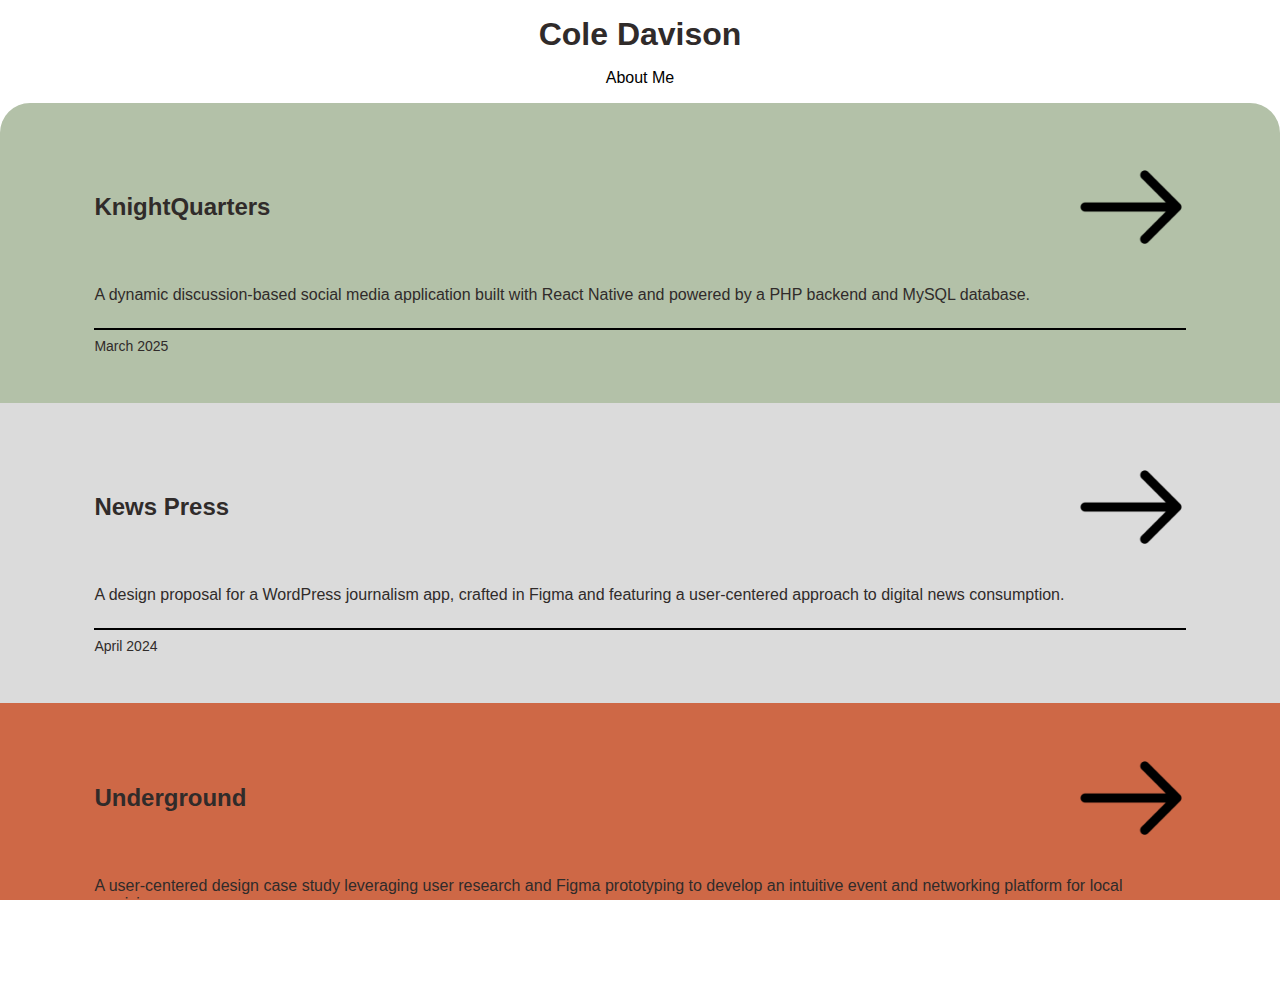
<file: index.html>
<!DOCTYPE html>
<html lang="en">
    <head>
        <meta charset="utf-8">
        <meta name="viewport" content="width=device-width, initial-scale=1" >
        <title>Cole Davison - Portfolio</title>
        <!-- GitHub Pages Deployment -->
        <meta http-equiv="cache-control" content="no-cache">
        <meta http-equiv="expires" content="0">
        <meta http-equiv="pragma" content="no-cache">

        <link href="styles.css" rel="stylesheet" >
    </head>
    <body class="container">
        <header>
            <h1 href="index.html"> Cole Davison </h1>
            <nav class="nav">
                <button type="button" id="aboutMeBtn">About Me</button>
            </nav>

            <div id="aboutMeSection" class="dropdown">
                <div class="dropdown-content">
                    <h2>Hey There!</h2>
                    <button type="button" id="closeBtn">&times;</button>
                    <div class="dropdown-body">
                        <p>Thank you for visiting my portfolio! I'm Cole, a passionate tech enthusiast with a deep curiosity about people and the ever-evolving digital world. </p>
                        <p> With a background in digital media and a keen interest in anthropology, I explore the intersection of technology and human environments. I am interested in understanding how digital experiences impact our societies and the evolution of human cultures. My goal is to design innovative solutions that seamlessly integrate technology into our surroundings, bringing us closer to a future where human-computer interactions feel effortless and intuitive.</p>
                        <p> Feel free to reach out through my socials— I’m always open to discussions, collaborations, or just a great conversation.</p>
                        <div class="links">
                            <a class="link-div" href="https://www.linkedin.com/in/cole-davison/">
                                <img class="link-img" src="linkedin.png" alt="LinkedIn Black Logo">
                                <p> LinkedIn</p>
                            </a>
                            <a class="link-div" href="https://github.com/gothvugh">
                                <img class="link-img" src="github.png" alt="GitHub Black Logo">
                                <p> GitHub </p>
                            </a>
                            <a class="link-div" href="Davison_2025.pdf" target="_blank">
                                <img class="link-img" src="resume.png" alt="Resume Black Icon">
                                <p> Resume</p>
                            </a>
                        </div>
                    </div>
                </div>
            </div>
        </header>
        <main class="index-main">
            <section class="section1">
                <div class="project-wrapper">
                    <div class="project-header">
                        <h2> KnightQuarters </h2>
                        <a href="projectone.html">
                            <img src="arrow.png" alt="Read More">
                        </a>
                    </div>
                    <div class="project-body">
                        <p> A dynamic discussion-based social media application built with React Native and powered by a PHP backend and MySQL database. </p>
                    </div>
                    <p class="date"> March 2025 </p>
                </div>
            </section>
            <section class="section2">
                <div class="project-wrapper">
                    <div class="project-header">
                        <h2> News Press </h2>
                        <a href="projecttwo.html">
                            <img src="arrow.png" alt="Read More">
                        </a>
                    </div>
                    <div class="project-body">
                        <p> A design proposal for a WordPress journalism app, crafted in Figma and featuring a user-centered approach to digital news consumption. </p>
                    </div>
                    <p class="date"> April 2024 </p>
                </div>
            </section>
            <section class="section3">
                <div class="project-wrapper">
                    <div class="project-header">
                        <h2> Underground </h2>
                        <a href="projectthree.html"><img src="arrow.png" alt="Read More"></a>
                    </div>
                    <div class="project-body">
                        <p> A user-centered design case study leveraging user research and Figma prototyping to develop an intuitive event and networking platform for local musicians. </p>
                    </div>
                    <p class="date"> December 2023 </p>
                </div>
            </section>
        </main>
        <!-- Core theme JS-->
        <script src="scripts.js"></script>
    </body>
</html>
</file>
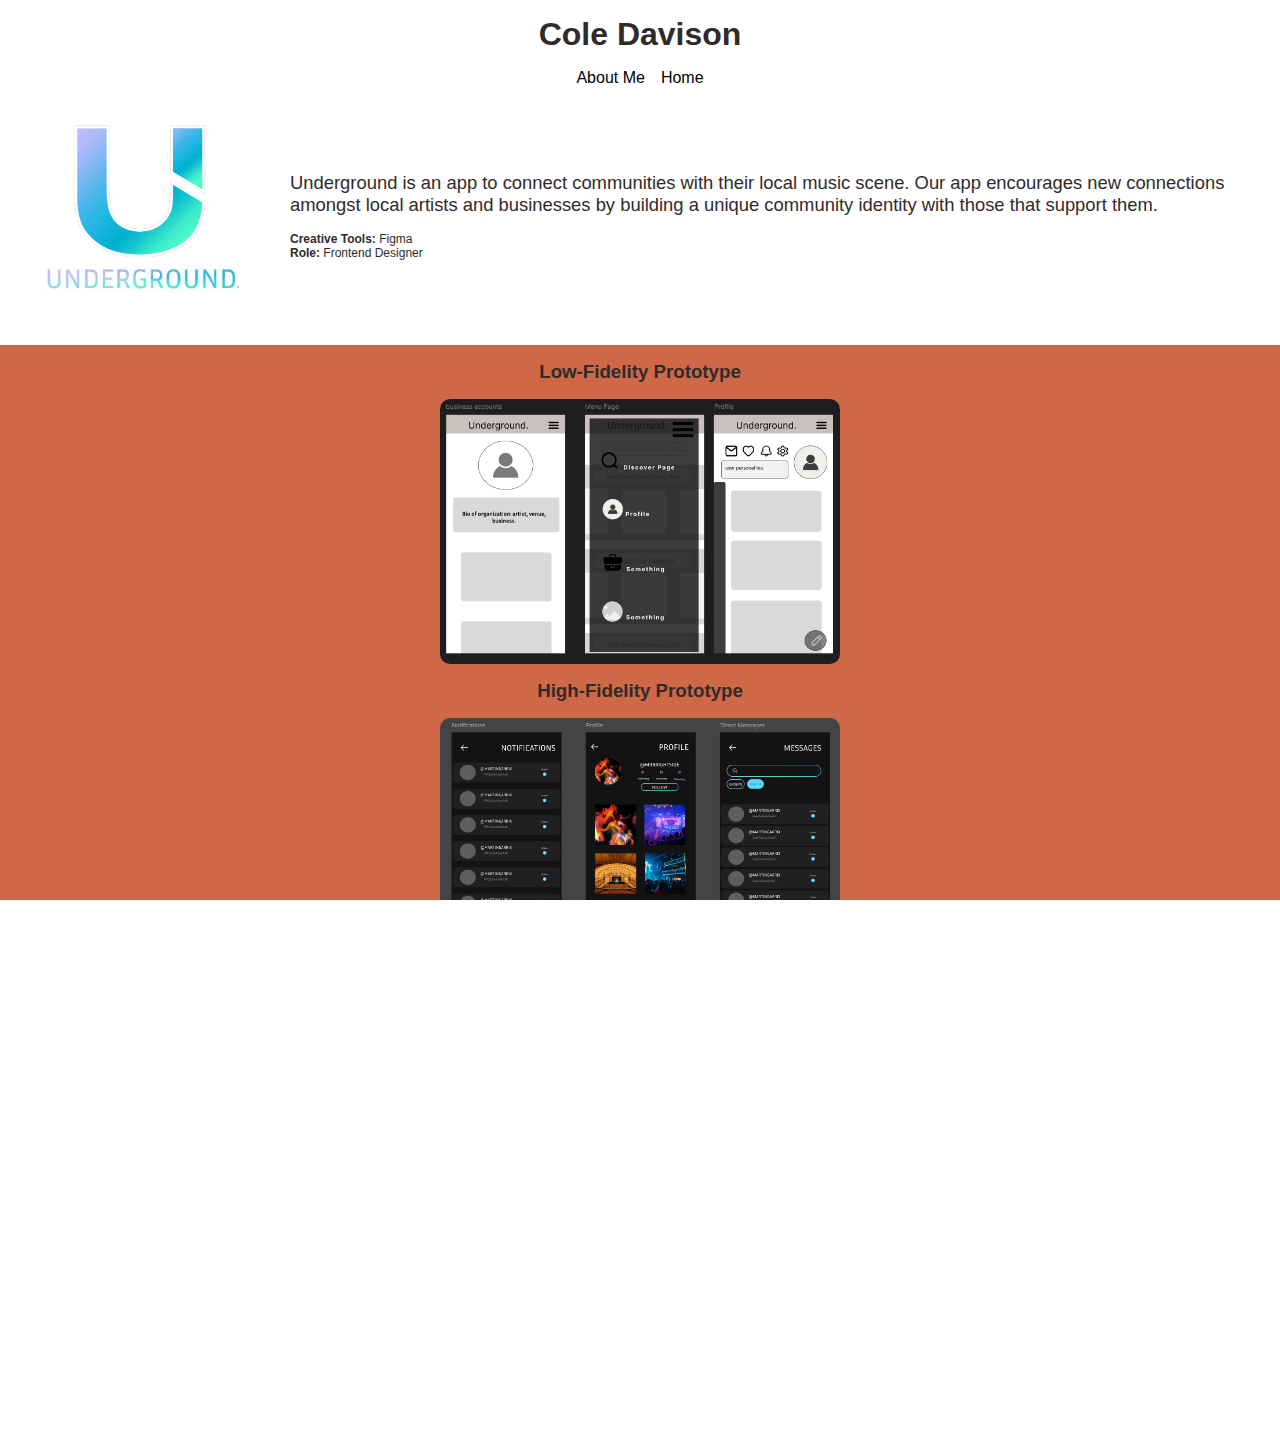
<file: projectthree.html>
<!DOCTYPE html>
<html lang="en">
<head>
    <meta charset="UTF-8">
    <meta name="viewport" content="width=device-width, initial-scale=1.0">
    <title>Cole Davison — KnightQuarters</title>
    <link rel="stylesheet" href="styles.css">
</head>
<body>
    <header>
        <h1> Cole Davison </h1>
        <nav>
            <button  type="button" id="aboutMeBtn">About Me</button>
            <a href="index.html" class="home"> Home </a>
        </nav>
    </header>
    <div id="aboutMeSection" class="dropdown">
        <div class="dropdown-content">
            <button type="button" id="closeBtn">&times;</button>
            <h2>Hey There!</h2>
            <p>Thank you for visiting my portfolio! I'm Cole, a passionate tech enthusiast with a deep curiosity about people and the ever-evolving digital world.</p>
            <p>With a background in digital media and a keen interest in anthropology, I explore the intersection of technology and human environments.</p>
            <p>Feel free to reach out through my socials—I’m always open to discussions, collaborations, or just a great conversation.</p>
            <div class="links">
                <a class="link-div" href="https://www.linkedin.com/in/cole-davison/">
                    <img src="linkedin.png" alt="LinkedIn">
                    <p>LinkedIn</p>
                </a>
                <a class="link-div" href="https://github.com/gothvugh">
                    <img src="github.png" alt="GitHub">
                    <p>GitHub</p>
                </a>
                <a class="link-div" href="Davison_2025.pdf" target="_blank">
                    <img src="resume.png" alt="Resume">
                    <p>Resume</p>
                </a>
            </div>
        </div>
    </div>
    <main class="project-main">
        <section class="project-intro">
            <img class="logo" src="underground-logo.png" alt="Screenshot of Figma Prototype">
                <div>
                    <p>Underground is an app to connect communities with their local music scene. Our app encourages new connections amongst local artists and businesses by building a unique community identity with those that support them.</p>
                    <div class="intro-p">
                        <p><strong>Creative Tools:</strong> Figma</p>
                        <p><strong>Role:</strong> Frontend Designer </p>
                    </div>
                </div>
        </section>
        <section class="prototypes">
            <h3 class="fidelity-title">Low-Fidelity Prototype</h3>
            <img class="fidelity-img" src="lofi-fidelity-underground.png" alt="Low Fidelity Figma Prototype">

            <h3 class="fidelity-title">High-Fidelity Prototype</h3>
            <img class="fidelity-img" src="high-fidelity-underground.png" alt="High Fidelity Figma Prototype">
            <a href="https://www.figma.com/proto/8Uoaow3SHr6Po9adHIINMs/Underground%3A-Prototype?node-id=131-608&p=f&t=IwcQd4qErBJ6Vq7B-0&scaling=scale-down&content-scaling=fixed&page-id=62%3A2&starting-point-node-id=131%3A608" class="figma"> View Figma Prototype </a>
        </section>
        <section class="iframe-section">
            <h3> Case Study Summary </h3>
            <div class="video-container">
                <iframe  class="iframe" src="https://ucf-my.sharepoint.com/personal/le247145_ucf_edu/_layouts/15/Doc.aspx?sourcedoc={e24b9032-aca5-42f0-9430-f8bb4d6d4337}&amp;action=embedview&amp;wdAr=1.7777777777777777" width="476px" height="288px" frameborder="0">This is an embedded <a target="_blank" href="https://office.com">Microsoft Office</a> presentation, powered by <a target="_blank" href="https://office.com/webapps">Office</a>.</iframe>
            </div>
        </section>
    </main>

    <script src="scripts.js"></script>
</body>
</html>
</file>
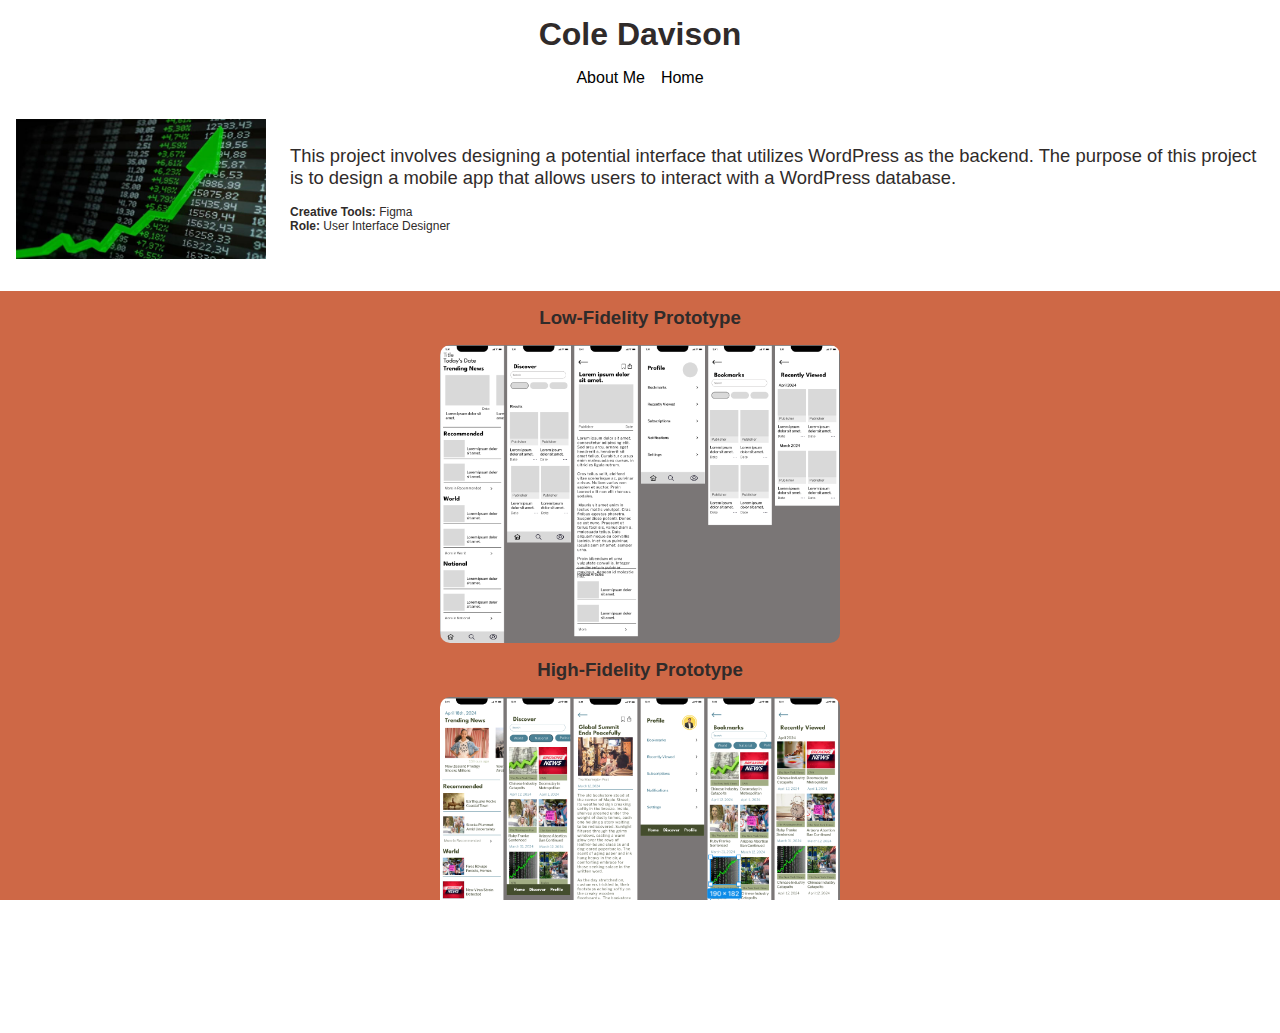
<file: projecttwo.html>
<!DOCTYPE html>
<html lang="en">
<head>
    <meta charset="UTF-8">
    <meta name="viewport" content="width=device-width, initial-scale=1.0">
    <title>Cole Davison — KnightQuarters</title>
    <link rel="stylesheet" href="styles.css">
</head>
<body>
    <header>
        <h1> Cole Davison </h1>
        <nav>
            <button  type="button" id="aboutMeBtn">About Me</button>
            <a href="index.html" class="home"> Home </a>
        </nav>
    </header>
    <div id="aboutMeSection" class="dropdown">
        <div class="dropdown-content">
            <button type="button" id="closeBtn">&times;</button>
            <h2>Hey There!</h2>
            <p>Thank you for visiting my portfolio! I'm Cole, a passionate tech enthusiast with a deep curiosity about people and the ever-evolving digital world.</p>
            <p>With a background in digital media and a keen interest in anthropology, I explore the intersection of technology and human environments.</p>
            <p>Feel free to reach out through my socials—I’m always open to discussions, collaborations, or just a great conversation.</p>
            <div class="links">
                <a class="link-div" href="https://www.linkedin.com/in/cole-davison/">
                    <img src="linkedin.png" alt="LinkedIn">
                    <p>LinkedIn</p>
                </a>
                <a class="link-div" href="https://github.com/gothvugh">
                    <img src="github.png" alt="GitHub">
                    <p>GitHub</p>
                </a>
                <a class="link-div" href="Davison_2025.pdf" target="_blank">
                    <img src="resume.png" alt="Resume">
                    <p>Resume</p>
                </a>
            </div>
        </div>
    </div>
    <main class="project-main">
        <section class="project-intro">
            <img class="logo" src="news-press-image.jpg" alt="Screenshot of Figma Prototype">
                <div>
                    <p>This project involves designing a potential interface that utilizes WordPress as the backend. The purpose of this project is to design a mobile app that allows users to interact with a WordPress database. </p>
                    <div class="intro-p">
                        <p><strong>Creative Tools:</strong> Figma</p>
                        <p><strong>Role:</strong> User Interface Designer </p>
                    </div>
                </div>
        </section>
        <section class="prototypes">
            <h3 class="fidelity-title">Low-Fidelity Prototype</h3>
            <img class="fidelity-img" src="low-fidelity-news-press.png" alt="Low Fidelity Figma Prototype">

            <h3 class="fidelity-title">High-Fidelity Prototype</h3>
            <img class="fidelity-img" src="high-fidelity-news-press.png" alt="High Fidelity Figma Prototype">
        </section>
    </main>

    <script src="scripts.js"></script>
</body>
</html>
</file>
<file: styles.css>
* {
  margin: 0;
  padding: 0;
  box-sizing: border-box;
}

body, html {
  width: 100%;
  height: 100vh;
  font-family: Verdana, Geneva, Tahoma, sans-serif;
  overflow-x: hidden;
  color: #302B2A;
}

header {
  display: flex;
  flex-direction: column;
  justify-content:center;
  align-items: center;
  padding: 1rem;
  gap: 1rem;
}

nav {
  display: flex;
  flex-direction: row;
  gap: 1rem;
  justify-content: last baseline;
  align-items: first baseline;
  
}

nav button {
  background-color: white;
  color: black;
  font-size: 1rem;
  border: none;
  cursor: pointer;
}

nav button:hover {
  font-weight: bolder;
}

.dropdown {
  position: fixed;
  top: 0;
  left: 0;
  width: 100%;
  height: 100%;
  background: rgba(219, 219, 219, 0.9);
  display: none;
  justify-content: center;
  align-items: center;
}

.dropdown-content {
  display: flex;
  flex-direction: column;
  gap: 1.5rem;
  padding: 1.25rem;
  border-radius: 0.625rem;
  width: 90%;
  max-width: 500px;
  height: fit-content;
  position: relative;
  font-size: 1rem;
}

.dropdown-body {
  display: flex;
  flex-direction: column;
  gap: 1.56rem;
}

.links {
  display: flex;
  flex-direction: row;
  gap: 0.625rem;
  justify-content: space-between;
}

.link-div {
  display: flex;
  flex-direction: column;
  justify-content: center;
  align-items: center;
  gap: 0.625rem;
  text-decoration: none;
  color: #302B2A;
}

.link-img {
  width: 50%;
  height: auto;
}

#closeBtn {
  position: absolute;
  top: 0.625rem;
  right: 0.936rem;
  background: none;
  font-size: 2rem;
  border: none;
  cursor: pointer;
}

.index-main {
  display: flex;
  flex-direction: column;
  height: 100%;
}

section {
  flex: 1;
  display: flex;
  justify-content: center;
  align-items: center;
  padding: 1rem;
}

.section1 {
  background-color: #B3C1A8;
  border-top-left-radius: 30px;
  border-top-right-radius: 30px;
}

.section2 {
  background-color: #DBDBDB;
}

.section3 {
  background-color: #CE6846;
}

.project-wrapper {
  width: 90%;
  max-width: 1200px;
  display: flex;
  flex-direction: column;
  padding: 1rem;
  gap: 1.5rem;
}

.project-header {
  display: flex;
  justify-content: space-between; 
  align-items: center;
  width: 100%;
}

a {
  display: flex;
  align-items: center;
  width: 10%;
}

img {
  max-width: 100%;
  height: auto;
}

.project-body {
  display: flex;
  flex-direction: column;
  gap: 2rem; 
}

.date {
  margin-top: auto;
  border-top: 2px solid black;
  padding-top: 0.5rem;
  font-size: 0.875rem;
}

.video-container {
  max-width: 100%;
  display: flex;
  justify-content: center;
}

video {
  width: 100%;
  max-width: 800px;
  border-radius: 10px;
}

.project-main {
  display: flex;
  flex-direction: column;
  justify-content: center;
  gap: 1rem;
}

.prototypes {
  display: flex;
  flex-direction: column;
  gap: 1rem;
  background-color: #CE6846;
}

.video-section, .iframe-section {
  display: flex;
  flex-direction: column;
  justify-content: center;
  gap: 1rem;
}

.project-intro {
  display: flex;
  flex-direction: row;
  justify-content: center;
  align-items: center;
  gap: 1.5rem;
  font-size: 1.15rem;
}

.intro-p {
  font-size: .75rem;
  padding-top: 1rem;
}

.logo {
  width: 100%;
  max-width: 250px;
  height: auto;
}

.figma {
  text-align: center;
  color: white;
  text-decoration: none;
  font-size: 1.25rem;
  background-color: black;
  width: fit-content;
  padding: 1rem;
  border-radius: 10px;
}

.fidelity-img {
  width: 100%;
  max-width: 400px;
  border-radius: 10px;
}

.home {
  color: black;
  font-size: 1rem;
  text-decoration: none;
}

.home:hover {
  font-weight: bolder;
}

.iframe {
  border: 2px solid black;
  border-radius: 10px;
}

@media (max-width: 700px) {
  header {
    font-size: smaller;
  }

  .project-intro {
    flex-direction: column;
  }

}
</file>
